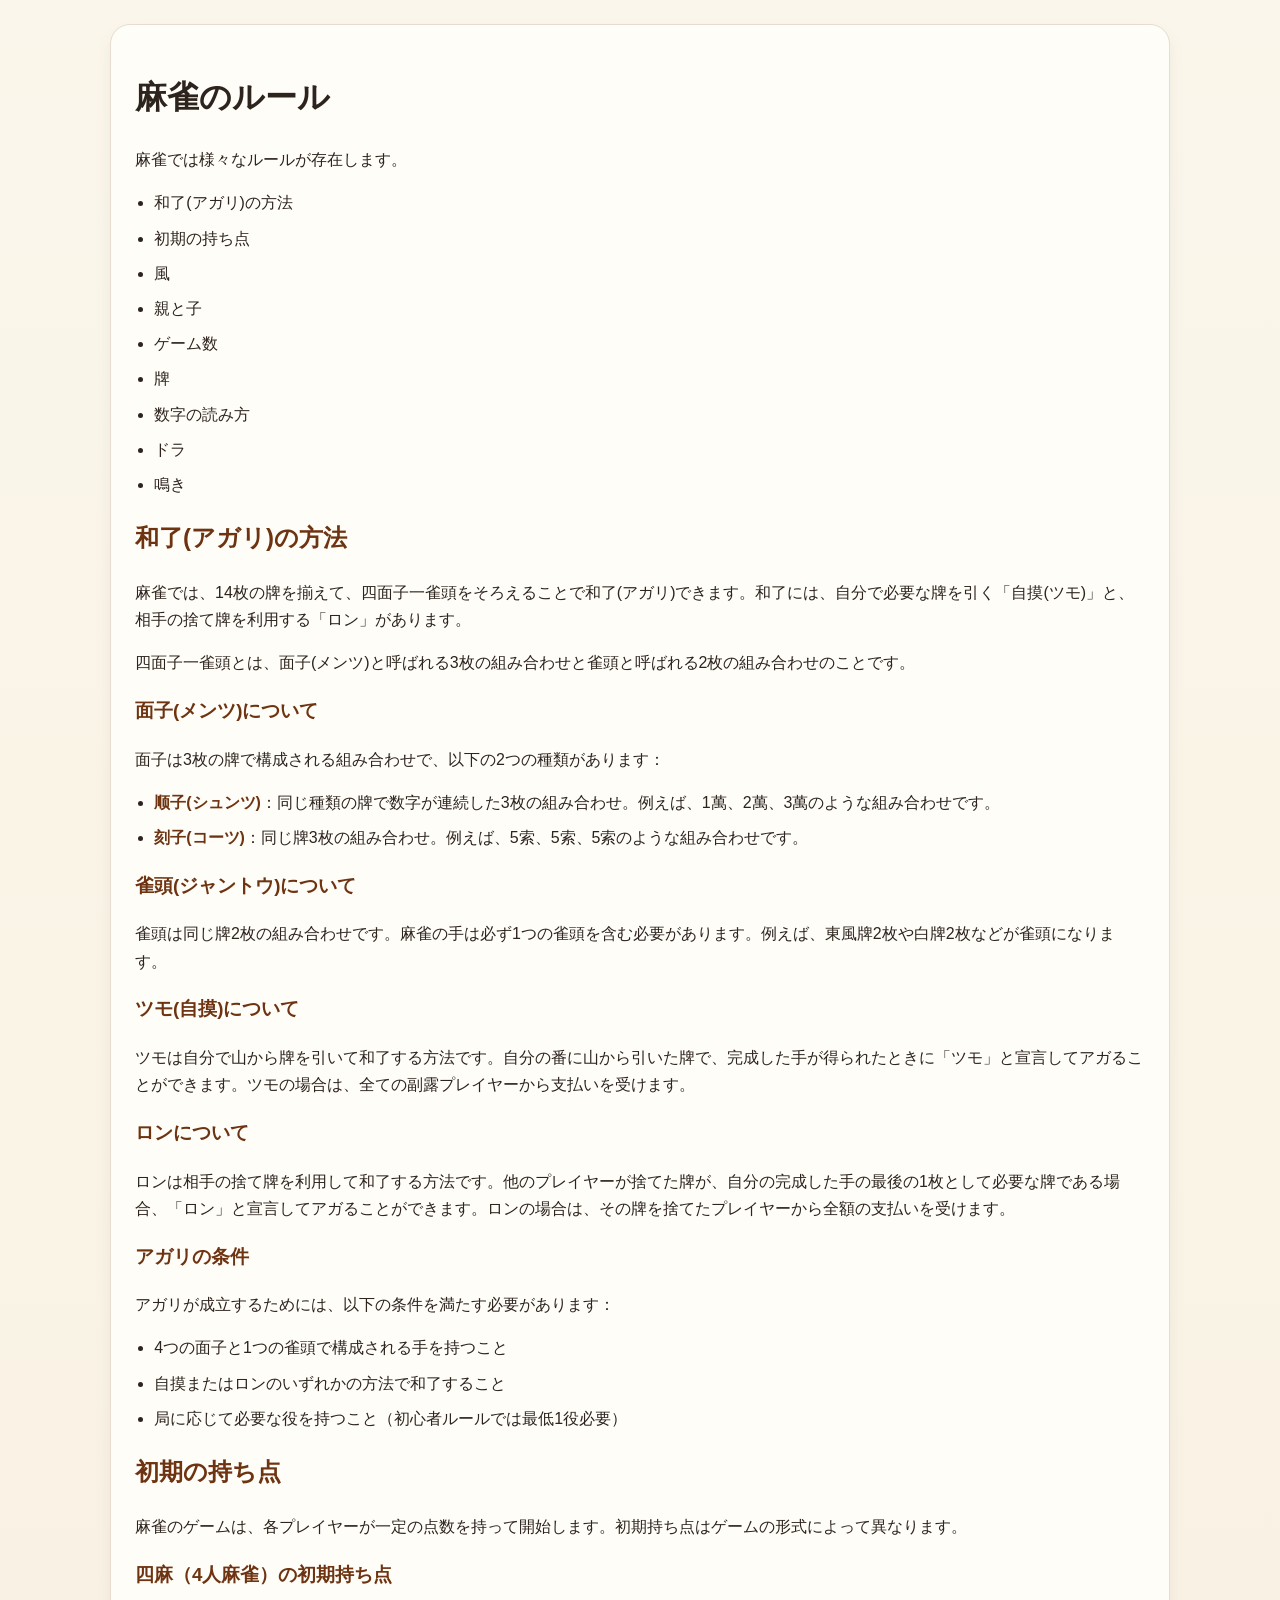
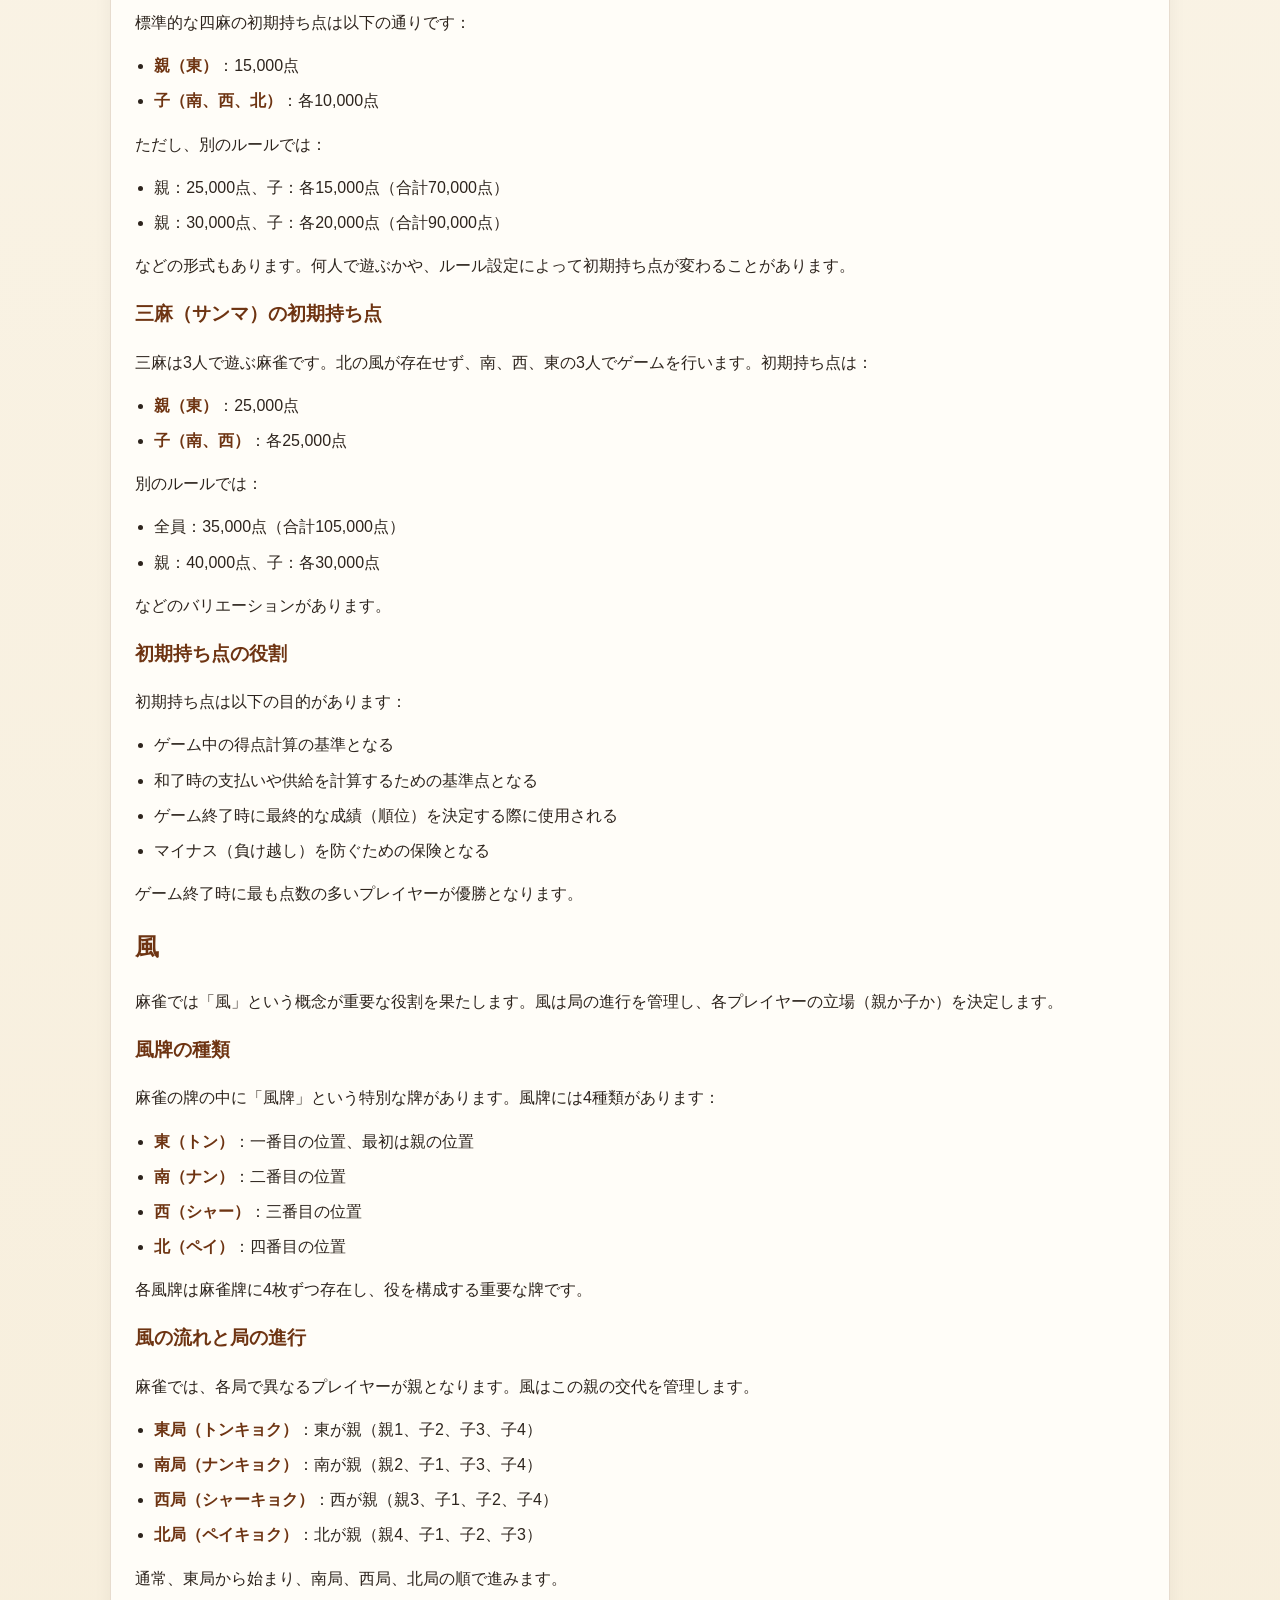
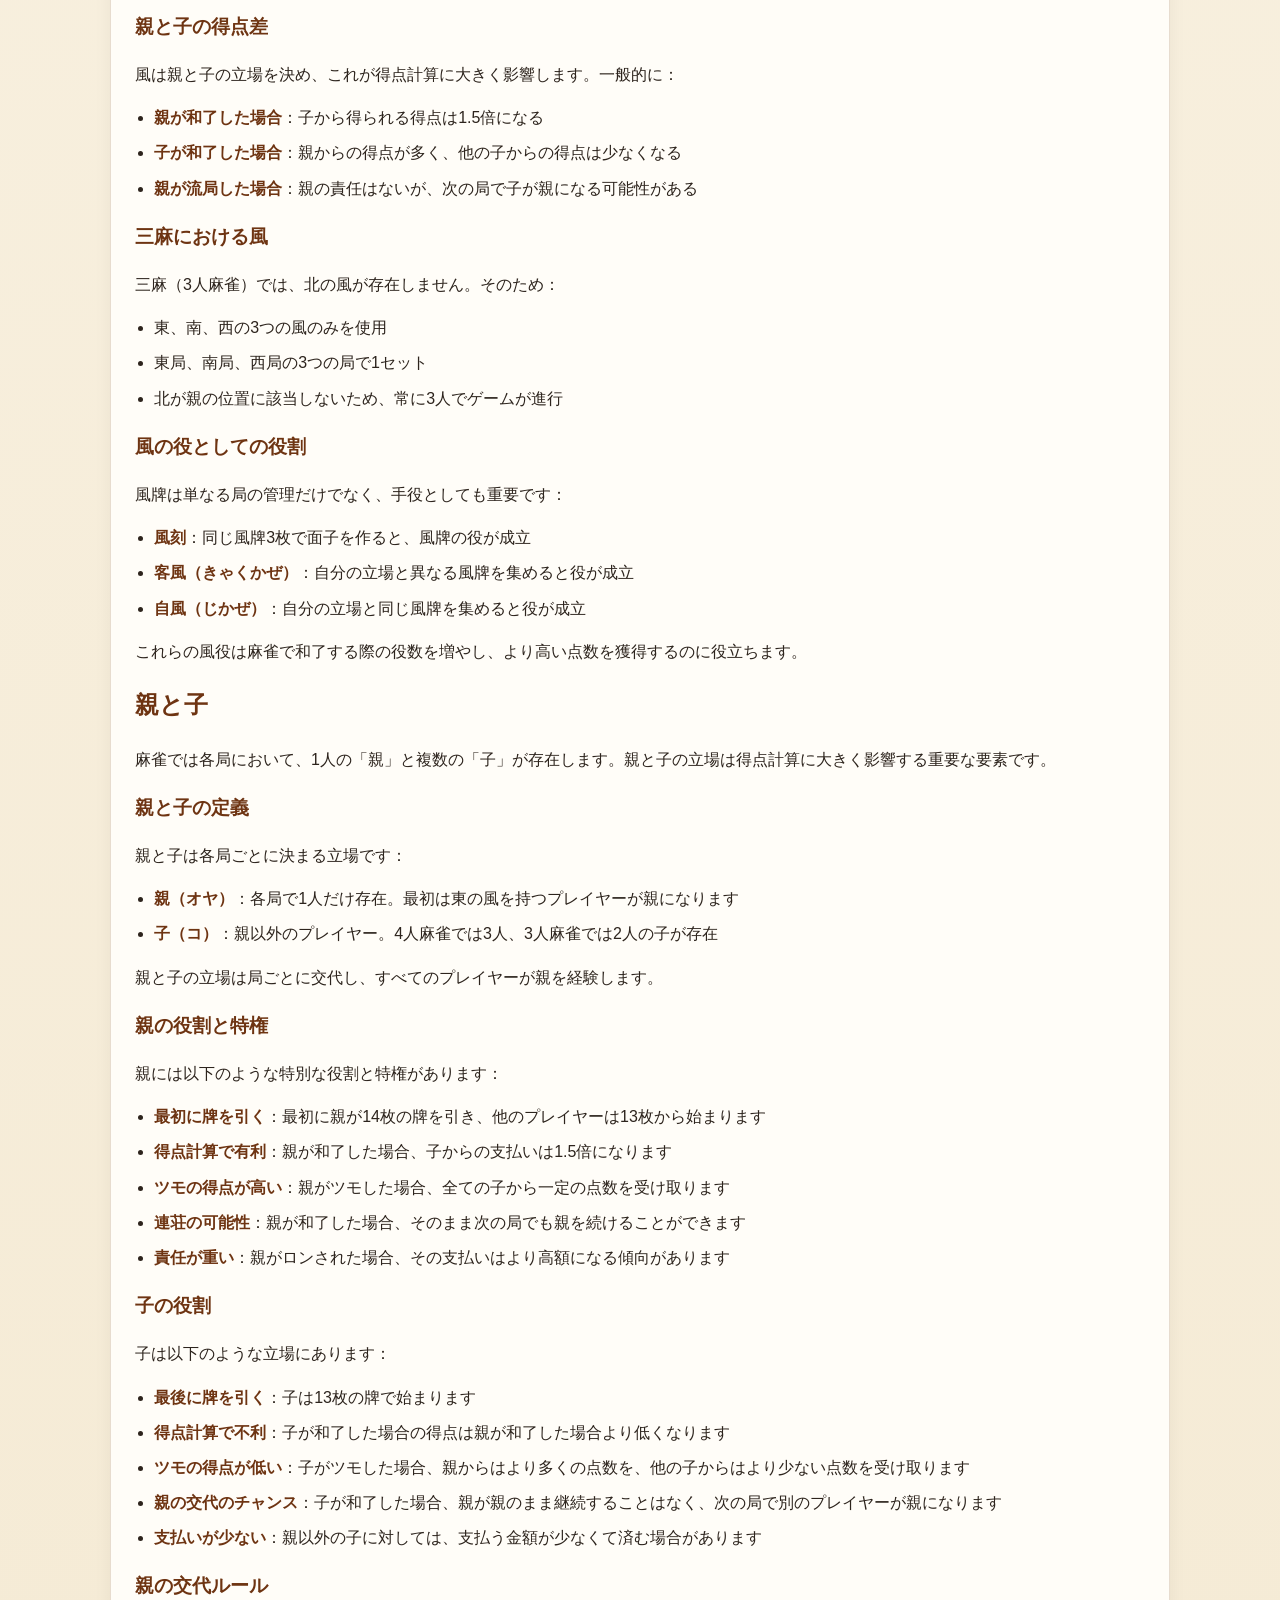
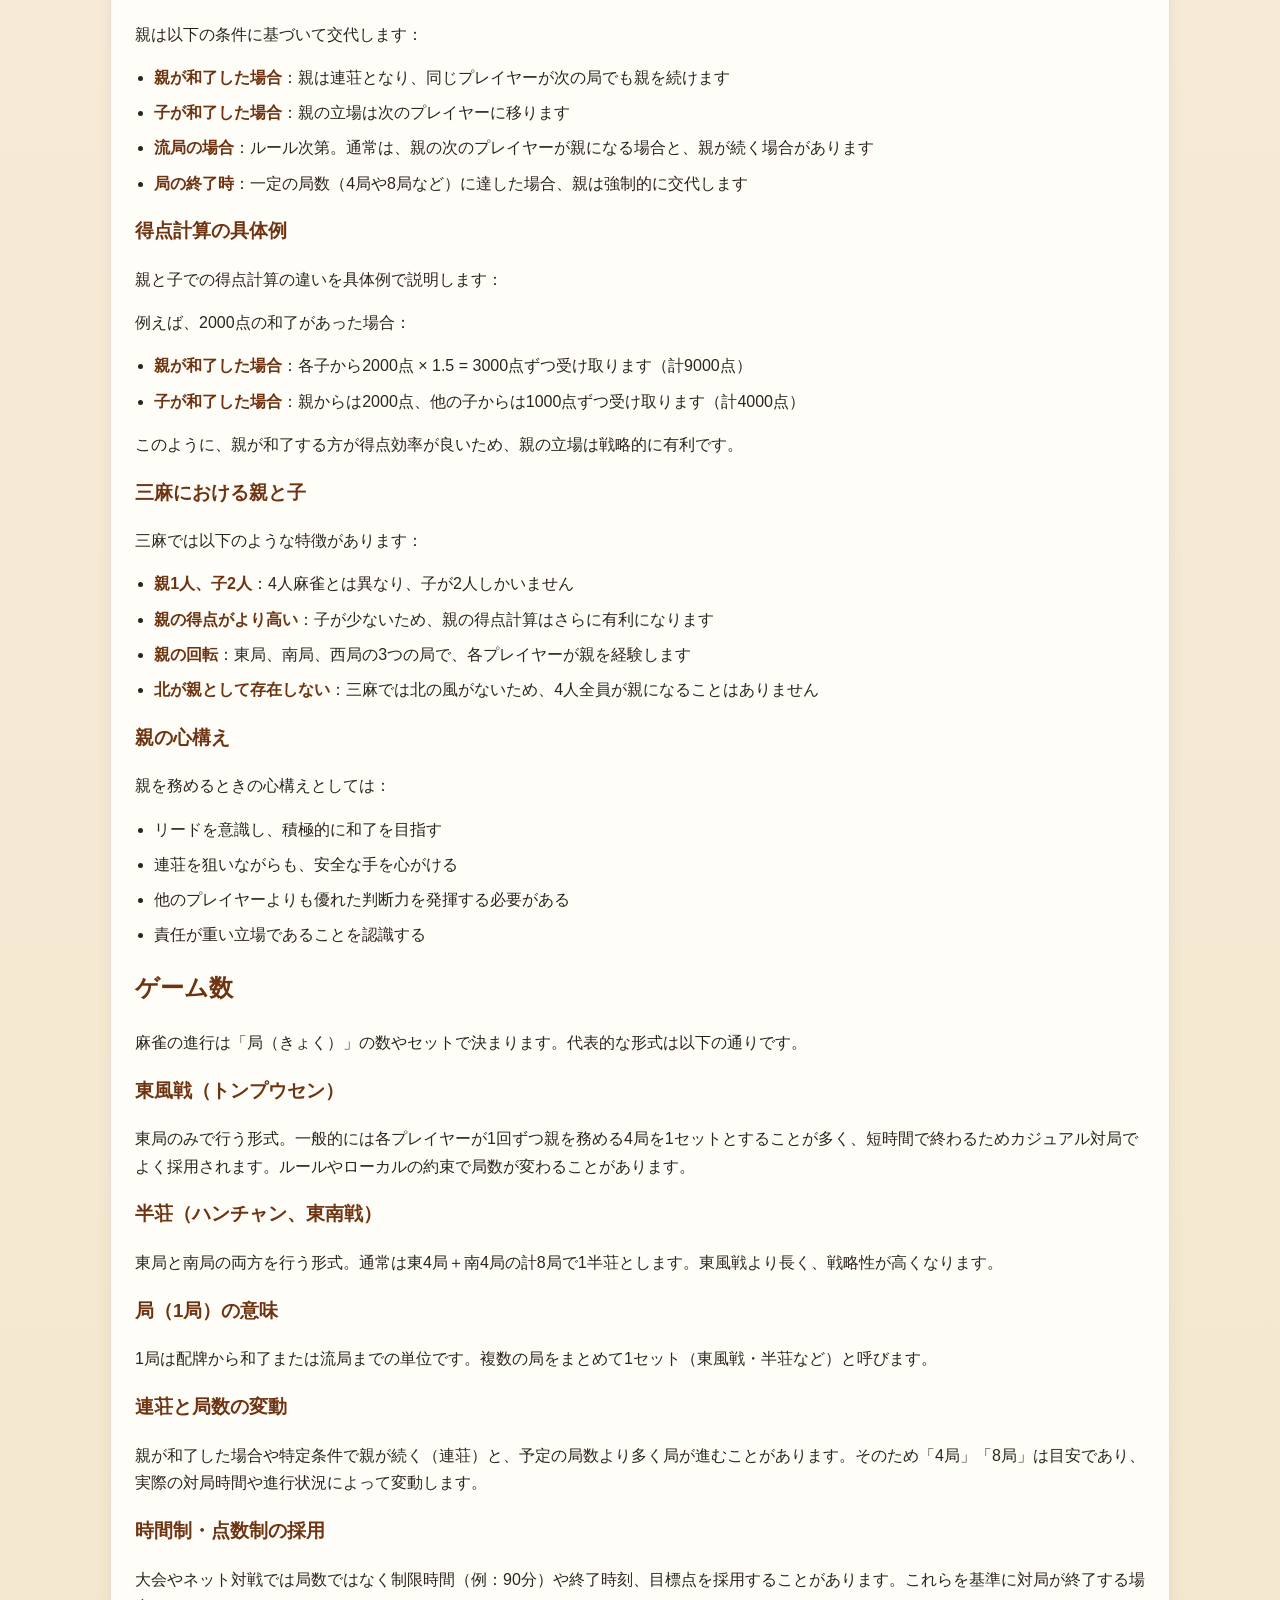
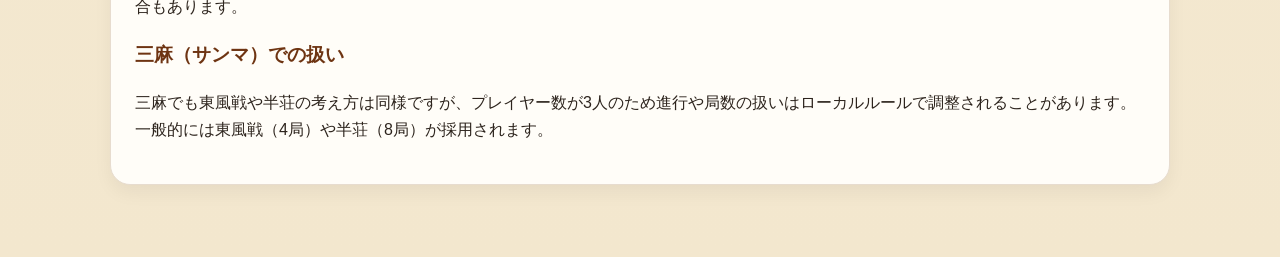
<file: html/rule.html>
<!DOCTYPE html>
<html lang="ja">
<head>
    <meta charset="UTF-8">
    <meta name="viewport" content="width=device-width, initial-scale=1.0">
    <title>麻雀攻略サイト</title>
    <link rel="stylesheet" href="../css/style.css">
</head>
<body>
    <div class="page-shell">
        <div class="content-box">
            <h1>麻雀のルール</h1>
            <p>麻雀では様々なルールが存在します。</p>
    <ul>
        <li>和了(アガリ)の方法</li>
        <li>初期の持ち点</li>
        <li>風</li>
        <li>親と子</li>
        <li>ゲーム数</li>
        <li>牌</li>
        <li>数字の読み方</li>
        <li>ドラ</li>
        <li>鳴き</li>
    </ul>
    <h2>和了(アガリ)の方法</h2>
    <p>麻雀では、14枚の牌を揃えて、四面子一雀頭をそろえることで和了(アガリ)できます。和了には、自分で必要な牌を引く「自摸(ツモ)」と、相手の捨て牌を利用する「ロン」があります。</p>
    <p>四面子一雀頭とは、面子(メンツ)と呼ばれる3枚の組み合わせと雀頭と呼ばれる2枚の組み合わせのことです。</p>
    
    <h3>面子(メンツ)について</h3>
    <p>面子は3枚の牌で構成される組み合わせで、以下の2つの種類があります：</p>
    <ul>
        <li><strong>顺子(シュンツ)</strong>：同じ種類の牌で数字が連続した3枚の組み合わせ。例えば、1萬、2萬、3萬のような組み合わせです。</li>
        <li><strong>刻子(コーツ)</strong>：同じ牌3枚の組み合わせ。例えば、5索、5索、5索のような組み合わせです。</li>
    </ul>

    <h3>雀頭(ジャントウ)について</h3>
    <p>雀頭は同じ牌2枚の組み合わせです。麻雀の手は必ず1つの雀頭を含む必要があります。例えば、東風牌2枚や白牌2枚などが雀頭になります。</p>

    <h3>ツモ(自摸)について</h3>
    <p>ツモは自分で山から牌を引いて和了する方法です。自分の番に山から引いた牌で、完成した手が得られたときに「ツモ」と宣言してアガることができます。ツモの場合は、全ての副露プレイヤーから支払いを受けます。</p>

    <h3>ロンについて</h3>
    <p>ロンは相手の捨て牌を利用して和了する方法です。他のプレイヤーが捨てた牌が、自分の完成した手の最後の1枚として必要な牌である場合、「ロン」と宣言してアガることができます。ロンの場合は、その牌を捨てたプレイヤーから全額の支払いを受けます。</p>

    <h3>アガリの条件</h3>
    <p>アガリが成立するためには、以下の条件を満たす必要があります：</p>
    <ul>
        <li>4つの面子と1つの雀頭で構成される手を持つこと</li>
        <li>自摸またはロンのいずれかの方法で和了すること</li>
        <li>局に応じて必要な役を持つこと（初心者ルールでは最低1役必要）</li>
    </ul>

    <h2>初期の持ち点</h2>
    <p>麻雀のゲームは、各プレイヤーが一定の点数を持って開始します。初期持ち点はゲームの形式によって異なります。</p>

    <h3>四麻（4人麻雀）の初期持ち点</h3>
    <p>標準的な四麻の初期持ち点は以下の通りです：</p>
    <ul>
        <li><strong>親（東）</strong>：15,000点</li>
        <li><strong>子（南、西、北）</strong>：各10,000点</li>
    </ul>
    <p>ただし、別のルールでは：</p>
    <ul>
        <li>親：25,000点、子：各15,000点（合計70,000点）</li>
        <li>親：30,000点、子：各20,000点（合計90,000点）</li>
    </ul>
    <p>などの形式もあります。何人で遊ぶかや、ルール設定によって初期持ち点が変わることがあります。</p>

    <h3>三麻（サンマ）の初期持ち点</h3>
    <p>三麻は3人で遊ぶ麻雀です。北の風が存在せず、南、西、東の3人でゲームを行います。初期持ち点は：</p>
    <ul>
        <li><strong>親（東）</strong>：25,000点</li>
        <li><strong>子（南、西）</strong>：各25,000点</li>
    </ul>
    <p>別のルールでは：</p>
    <ul>
        <li>全員：35,000点（合計105,000点）</li>
        <li>親：40,000点、子：各30,000点</li>
    </ul>
    <p>などのバリエーションがあります。</p>

    <h3>初期持ち点の役割</h3>
    <p>初期持ち点は以下の目的があります：</p>
    <ul>
        <li>ゲーム中の得点計算の基準となる</li>
        <li>和了時の支払いや供給を計算するための基準点となる</li>
        <li>ゲーム終了時に最終的な成績（順位）を決定する際に使用される</li>
        <li>マイナス（負け越し）を防ぐための保険となる</li>
    </ul>
    <p>ゲーム終了時に最も点数の多いプレイヤーが優勝となります。</p>

    <h2>風</h2>
    <p>麻雀では「風」という概念が重要な役割を果たします。風は局の進行を管理し、各プレイヤーの立場（親か子か）を決定します。</p>

    <h3>風牌の種類</h3>
    <p>麻雀の牌の中に「風牌」という特別な牌があります。風牌には4種類があります：</p>
    <ul>
        <li><strong>東（トン）</strong>：一番目の位置、最初は親の位置</li>
        <li><strong>南（ナン）</strong>：二番目の位置</li>
        <li><strong>西（シャー）</strong>：三番目の位置</li>
        <li><strong>北（ペイ）</strong>：四番目の位置</li>
    </ul>
    <p>各風牌は麻雀牌に4枚ずつ存在し、役を構成する重要な牌です。</p>

    <h3>風の流れと局の進行</h3>
    <p>麻雀では、各局で異なるプレイヤーが親となります。風はこの親の交代を管理します。</p>
    <ul>
        <li><strong>東局（トンキョク）</strong>：東が親（親1、子2、子3、子4）</li>
        <li><strong>南局（ナンキョク）</strong>：南が親（親2、子1、子3、子4）</li>
        <li><strong>西局（シャーキョク）</strong>：西が親（親3、子1、子2、子4）</li>
        <li><strong>北局（ペイキョク）</strong>：北が親（親4、子1、子2、子3）</li>
    </ul>
    <p>通常、東局から始まり、南局、西局、北局の順で進みます。</p>

    <h3>親と子の得点差</h3>
    <p>風は親と子の立場を決め、これが得点計算に大きく影響します。一般的に：</p>
    <ul>
        <li><strong>親が和了した場合</strong>：子から得られる得点は1.5倍になる</li>
        <li><strong>子が和了した場合</strong>：親からの得点が多く、他の子からの得点は少なくなる</li>
        <li><strong>親が流局した場合</strong>：親の責任はないが、次の局で子が親になる可能性がある</li>
    </ul>

    <h3>三麻における風</h3>
    <p>三麻（3人麻雀）では、北の風が存在しません。そのため：</p>
    <ul>
        <li>東、南、西の3つの風のみを使用</li>
        <li>東局、南局、西局の3つの局で1セット</li>
        <li>北が親の位置に該当しないため、常に3人でゲームが進行</li>
    </ul>

    <h3>風の役としての役割</h3>
    <p>風牌は単なる局の管理だけでなく、手役としても重要です：</p>
    <ul>
        <li><strong>風刻</strong>：同じ風牌3枚で面子を作ると、風牌の役が成立</li>
        <li><strong>客風（きゃくかぜ）</strong>：自分の立場と異なる風牌を集めると役が成立</li>
        <li><strong>自風（じかぜ）</strong>：自分の立場と同じ風牌を集めると役が成立</li>
    </ul>
    <p>これらの風役は麻雀で和了する際の役数を増やし、より高い点数を獲得するのに役立ちます。</p>

    <h2>親と子</h2>
    <p>麻雀では各局において、1人の「親」と複数の「子」が存在します。親と子の立場は得点計算に大きく影響する重要な要素です。</p>

    <h3>親と子の定義</h3>
    <p>親と子は各局ごとに決まる立場です：</p>
    <ul>
        <li><strong>親（オヤ）</strong>：各局で1人だけ存在。最初は東の風を持つプレイヤーが親になります</li>
        <li><strong>子（コ）</strong>：親以外のプレイヤー。4人麻雀では3人、3人麻雀では2人の子が存在</li>
    </ul>
    <p>親と子の立場は局ごとに交代し、すべてのプレイヤーが親を経験します。</p>

    <h3>親の役割と特権</h3>
    <p>親には以下のような特別な役割と特権があります：</p>
    <ul>
        <li><strong>最初に牌を引く</strong>：最初に親が14枚の牌を引き、他のプレイヤーは13枚から始まります</li>
        <li><strong>得点計算で有利</strong>：親が和了した場合、子からの支払いは1.5倍になります</li>
        <li><strong>ツモの得点が高い</strong>：親がツモした場合、全ての子から一定の点数を受け取ります</li>
        <li><strong>連荘の可能性</strong>：親が和了した場合、そのまま次の局でも親を続けることができます</li>
        <li><strong>責任が重い</strong>：親がロンされた場合、その支払いはより高額になる傾向があります</li>
    </ul>

    <h3>子の役割</h3>
    <p>子は以下のような立場にあります：</p>
    <ul>
        <li><strong>最後に牌を引く</strong>：子は13枚の牌で始まります</li>
        <li><strong>得点計算で不利</strong>：子が和了した場合の得点は親が和了した場合より低くなります</li>
        <li><strong>ツモの得点が低い</strong>：子がツモした場合、親からはより多くの点数を、他の子からはより少ない点数を受け取ります</li>
        <li><strong>親の交代のチャンス</strong>：子が和了した場合、親が親のまま継続することはなく、次の局で別のプレイヤーが親になります</li>
        <li><strong>支払いが少ない</strong>：親以外の子に対しては、支払う金額が少なくて済む場合があります</li>
    </ul>

    <h3>親の交代ルール</h3>
    <p>親は以下の条件に基づいて交代します：</p>
    <ul>
        <li><strong>親が和了した場合</strong>：親は連荘となり、同じプレイヤーが次の局でも親を続けます</li>
        <li><strong>子が和了した場合</strong>：親の立場は次のプレイヤーに移ります</li>
        <li><strong>流局の場合</strong>：ルール次第。通常は、親の次のプレイヤーが親になる場合と、親が続く場合があります</li>
        <li><strong>局の終了時</strong>：一定の局数（4局や8局など）に達した場合、親は強制的に交代します</li>
    </ul>

    <h3>得点計算の具体例</h3>
    <p>親と子での得点計算の違いを具体例で説明します：</p>
    <p>例えば、2000点の和了があった場合：</p>
    <ul>
        <li><strong>親が和了した場合</strong>：各子から2000点 × 1.5 = 3000点ずつ受け取ります（計9000点）</li>
        <li><strong>子が和了した場合</strong>：親からは2000点、他の子からは1000点ずつ受け取ります（計4000点）</li>
    </ul>
    <p>このように、親が和了する方が得点効率が良いため、親の立場は戦略的に有利です。</p>

    <h3>三麻における親と子</h3>
    <p>三麻では以下のような特徴があります：</p>
    <ul>
        <li><strong>親1人、子2人</strong>：4人麻雀とは異なり、子が2人しかいません</li>
        <li><strong>親の得点がより高い</strong>：子が少ないため、親の得点計算はさらに有利になります</li>
        <li><strong>親の回転</strong>：東局、南局、西局の3つの局で、各プレイヤーが親を経験します</li>
        <li><strong>北が親として存在しない</strong>：三麻では北の風がないため、4人全員が親になることはありません</li>
    </ul>

    <h3>親の心構え</h3>
    <p>親を務めるときの心構えとしては：</p>
    <ul>
        <li>リードを意識し、積極的に和了を目指す</li>
        <li>連荘を狙いながらも、安全な手を心がける</li>
        <li>他のプレイヤーよりも優れた判断力を発揮する必要がある</li>
        <li>責任が重い立場であることを認識する</li>
    </ul>

        <h2>ゲーム数</h2>
        <p>麻雀の進行は「局（きょく）」の数やセットで決まります。代表的な形式は以下の通りです。</p>

        <h3>東風戦（トンプウセン）</h3>
        <p>東局のみで行う形式。一般的には各プレイヤーが1回ずつ親を務める4局を1セットとすることが多く、短時間で終わるためカジュアル対局でよく採用されます。ルールやローカルの約束で局数が変わることがあります。</p>

        <h3>半荘（ハンチャン、東南戦）</h3>
        <p>東局と南局の両方を行う形式。通常は東4局＋南4局の計8局で1半荘とします。東風戦より長く、戦略性が高くなります。</p>

        <h3>局（1局）の意味</h3>
        <p>1局は配牌から和了または流局までの単位です。複数の局をまとめて1セット（東風戦・半荘など）と呼びます。</p>

        <h3>連荘と局数の変動</h3>
        <p>親が和了した場合や特定条件で親が続く（連荘）と、予定の局数より多く局が進むことがあります。そのため「4局」「8局」は目安であり、実際の対局時間や進行状況によって変動します。</p>

        <h3>時間制・点数制の採用</h3>
        <p>大会やネット対戦では局数ではなく制限時間（例：90分）や終了時刻、目標点を採用することがあります。これらを基準に対局が終了する場合もあります。</p>

        <h3>三麻（サンマ）での扱い</h3>
        <p>三麻でも東風戦や半荘の考え方は同様ですが、プレイヤー数が3人のため進行や局数の扱いはローカルルールで調整されることがあります。一般的には東風戦（4局）や半荘（8局）が採用されます。</p>

        </div>
    </div>
</body>
</html>
</file>
<file: css/style.css>
:root {
  --bg: #f7efe1;
  --panel: #fffdf8;
  --accent: #9c4f1f;
  --accent-deep: #6e3412;
  --text: #2d241d;
  --muted: #75695e;
  --border: #e7dccf;
}

* {
  box-sizing: border-box;
}

body {
  margin: 0;
  font-family: "Yu Gothic", "Meiryo", sans-serif;
  background: linear-gradient(180deg, #fbf6eb 0%, #f3e7ce 100%);
  color: var(--text);
  line-height: 1.7;
}

.page-shell {
  max-width: 1100px;
  margin: 0 auto;
  padding: 24px 20px 48px;
}

.site-header {
  background: linear-gradient(135deg, var(--accent) 0%, #c9782e 100%);
  color: white;
  padding: 32px 36px;
  border-radius: 24px;
  box-shadow: 0 12px 24px rgba(0, 0, 0, 0.12);
  margin-bottom: 24px;
}

.eyebrow {
  text-transform: uppercase;
  letter-spacing: 0.2em;
  font-size: 0.85rem;
  margin: 0 0 8px;
  opacity: 0.9;
}

.site-header h1 {
  margin: 0 0 10px;
  font-size: clamp(1.8rem, 3vw, 2.6rem);
}

.lead {
  font-size: 1.05rem;
  margin: 0;
  max-width: 780px;
}

.hero {
  display: grid;
  grid-template-columns: 1.2fr 0.8fr;
  gap: 24px;
  background: var(--panel);
  border: 1px solid var(--border);
  border-radius: 24px;
  padding: 24px;
  box-shadow: 0 8px 18px rgba(0, 0, 0, 0.05);
  margin-bottom: 24px;
}

.hero img {
  width: 100%;
  border-radius: 16px;
  object-fit: cover;
  min-height: 260px;
}

.hero h2 {
  margin-top: 0;
}

.section-title {
  font-size: 1.3rem;
  margin-bottom: 12px;
}

.card-grid {
  display: grid;
  grid-template-columns: repeat(2, minmax(0, 1fr));
  gap: 20px;
}

.card {
  background: var(--panel);
  border: 1px solid var(--border);
  border-radius: 20px;
  overflow: hidden;
  box-shadow: 0 8px 18px rgba(0, 0, 0, 0.05);
  transition: transform 0.2s ease, box-shadow 0.2s ease;
}

.card:hover {
  transform: translateY(-3px);
  box-shadow: 0 12px 24px rgba(0, 0, 0, 0.12);
}

.card a {
  display: block;
  color: inherit;
  text-decoration: none;
}

.card img {
  width: 100%;
  height: 180px;
  object-fit: cover;
  display: block;
}

.card-content {
  padding: 18px 20px 20px;
}

.card h3 {
  margin: 0 0 8px;
  color: var(--accent-deep);
}

.card p {
  margin: 0;
  color: var(--muted);
  font-size: 0.95rem;
}

.content-box {
  background: var(--panel);
  border: 1px solid var(--border);
  border-radius: 20px;
  padding: 24px;
  box-shadow: 0 8px 18px rgba(0, 0, 0, 0.05);
  margin-bottom: 24px;
}

.content-box h2,
.content-box h3 {
  color: var(--accent-deep);
}

.content-box ul {
  padding-left: 1.2rem;
}

.content-box li {
  margin-bottom: 8px;
}

.content-box strong {
  color: var(--accent-deep);
}

.content-box img {
  max-width: 100%;
  border-radius: 16px;
  margin: 12px 0;
}

@media (max-width: 768px) {
  .hero {
    grid-template-columns: 1fr;
  }

  .card-grid {
    grid-template-columns: 1fr;
  }

  .site-header {
    padding: 24px 20px;
  }
}
</file>
